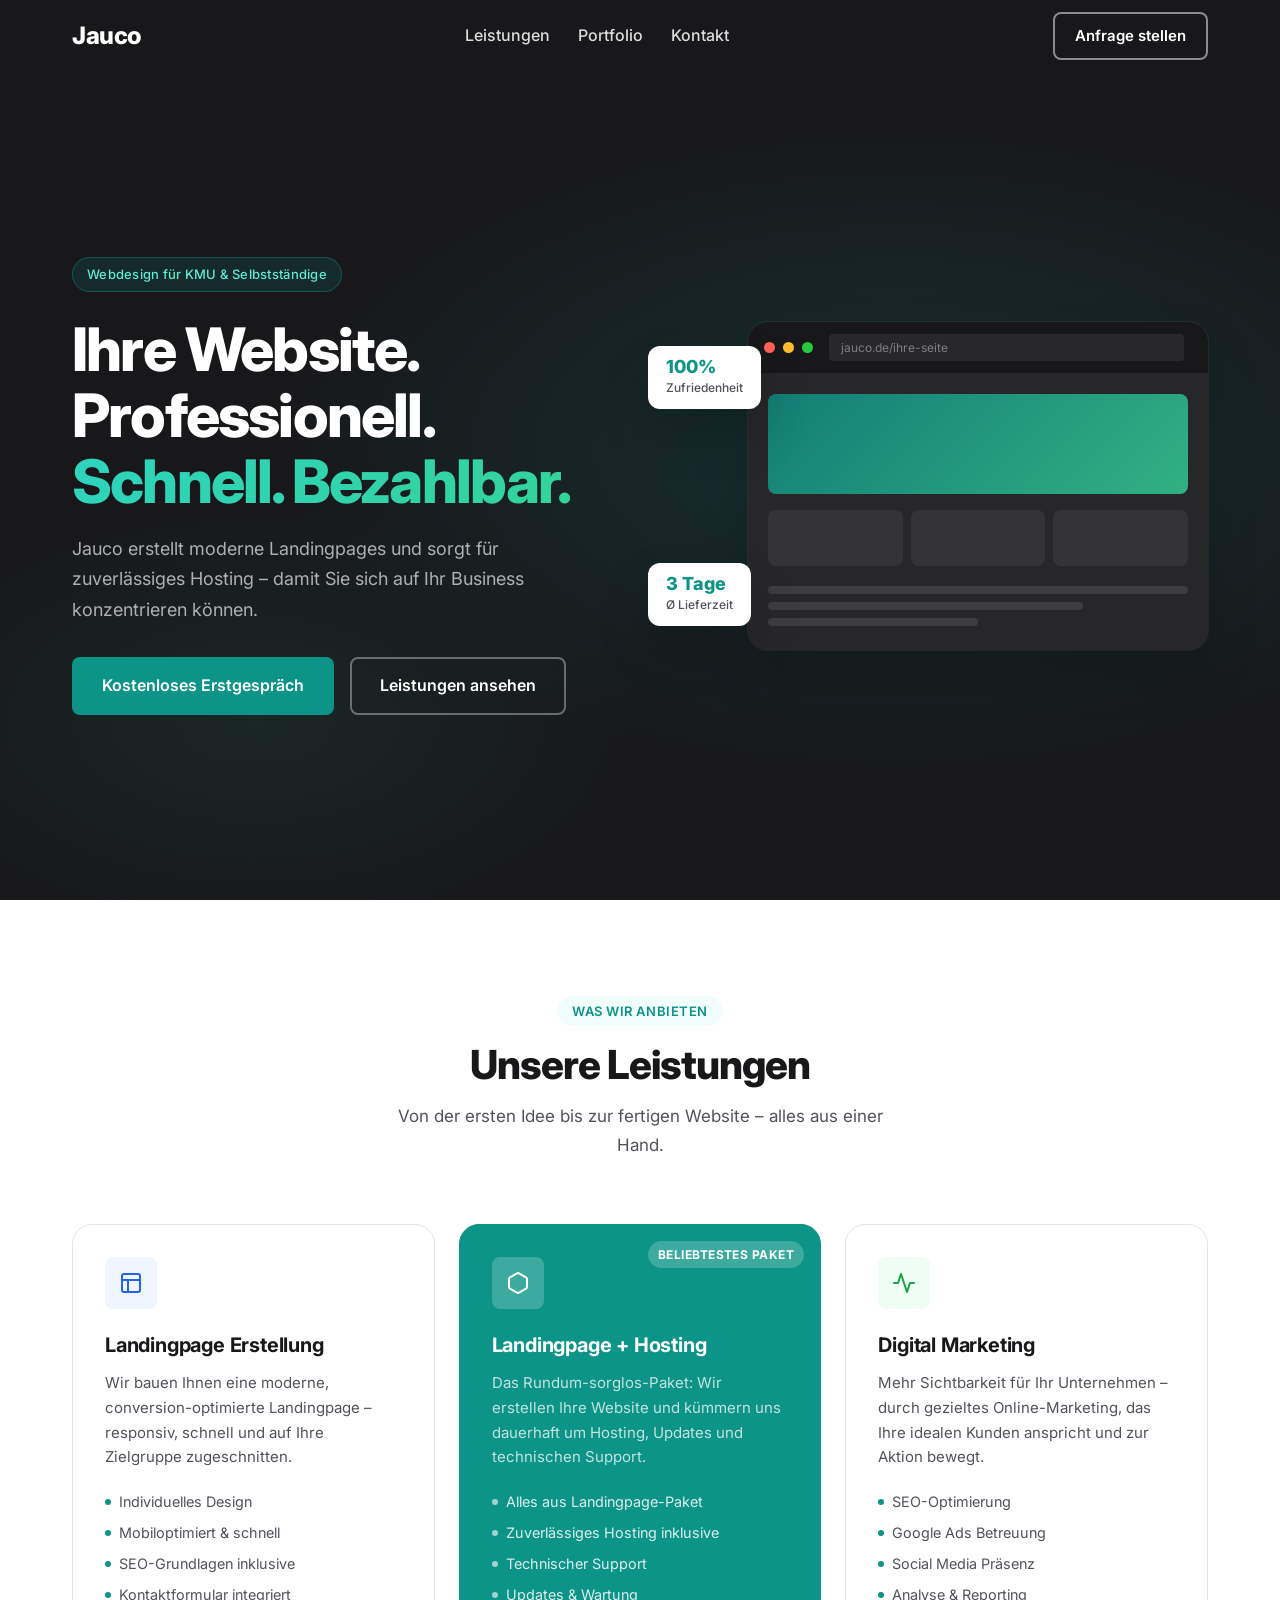
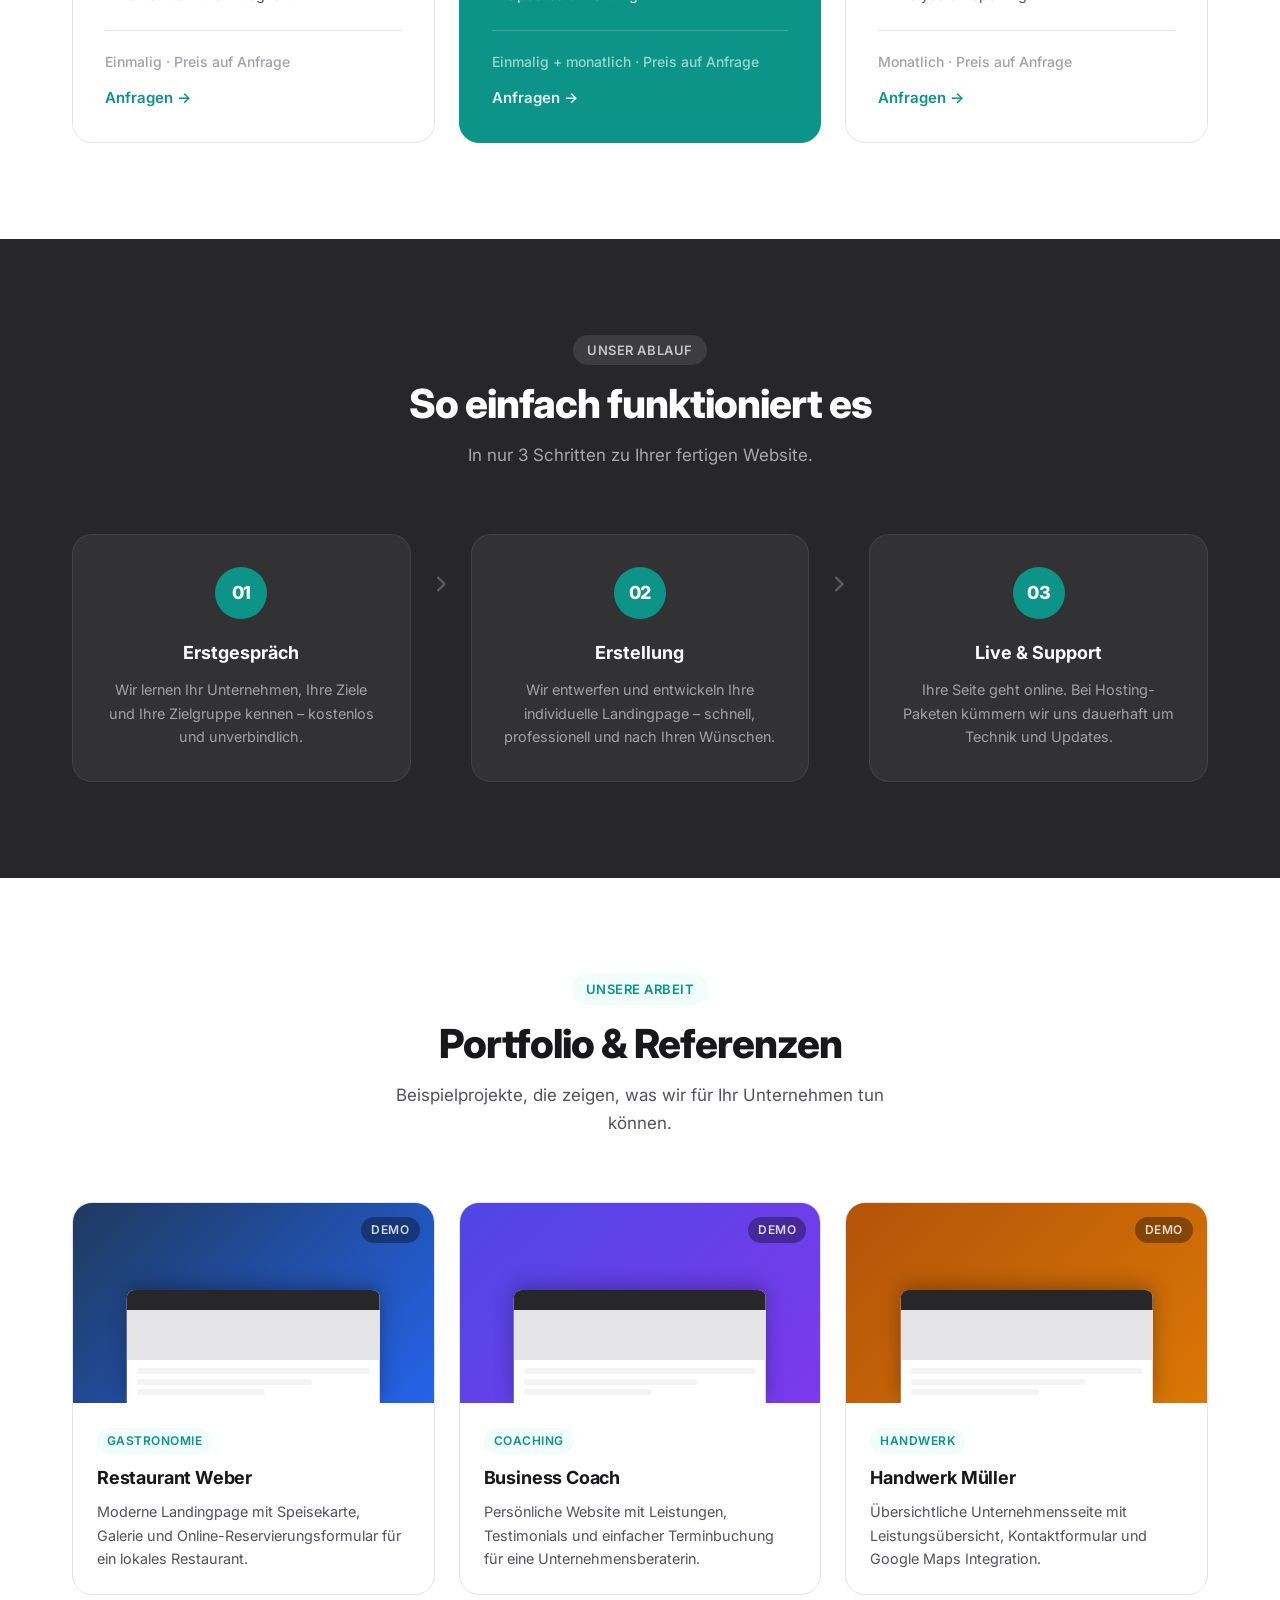
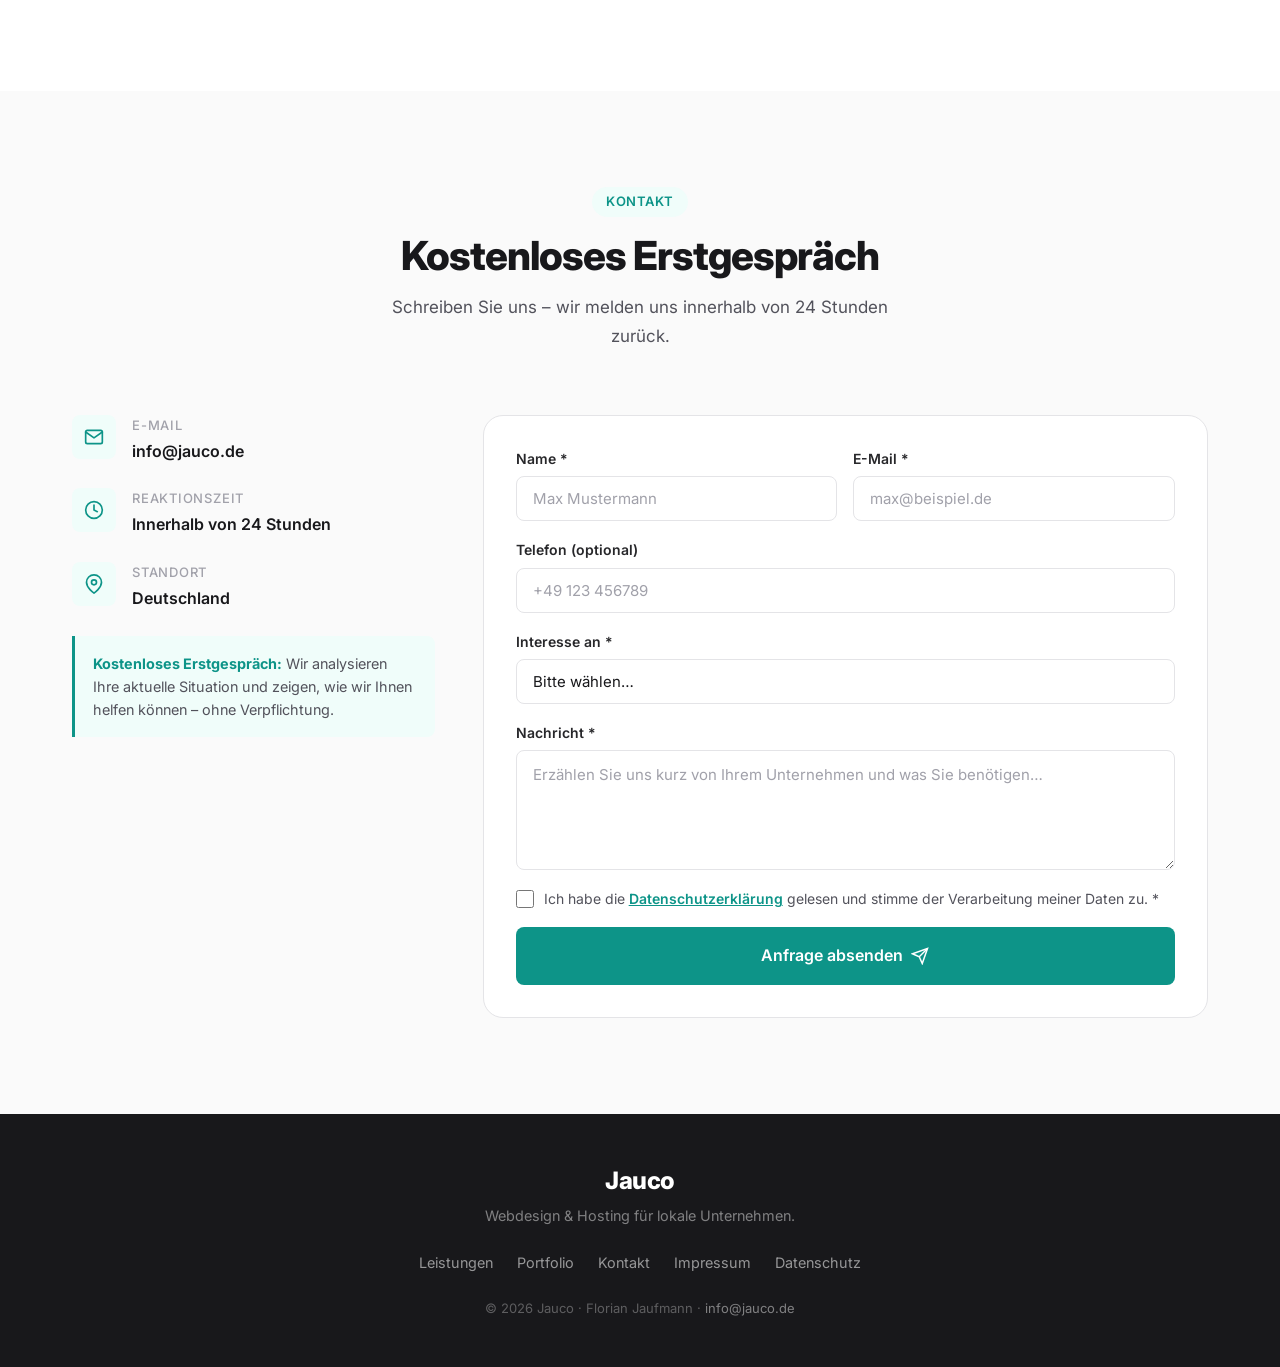
<file: index.html>
<!DOCTYPE html>
<html lang="de">
<head>
    <meta charset="UTF-8">
    <meta name="viewport" content="width=device-width, initial-scale=1.0">
    <title>Jauco – Webdesign & Hosting für lokale Unternehmen</title>
    <meta name="description" content="Professionelle Landingpages, zuverlässiges Hosting und Digital Marketing für KMU, Coaches und Selbstständige in Deutschland. Jetzt kostenloses Erstgespräch sichern.">
    <meta name="author" content="Florian Jaufmann – Jauco">
    <link rel="icon" type="image/svg+xml" href="favicon.svg">
    <link rel="preconnect" href="https://fonts.googleapis.com">
    <link rel="preconnect" href="https://fonts.gstatic.com" crossorigin>
    <link href="https://fonts.googleapis.com/css2?family=Inter:wght@400;500;600;700;800&display=swap" rel="stylesheet">
    <link rel="stylesheet" href="styles.css">
</head>
<body>

    <!-- ===================== NAVIGATION ===================== -->
    <header class="header" id="header">
        <nav class="nav container">
            <a href="#" class="nav__logo">Jauco</a>
            <ul class="nav__links" id="navLinks">
                <li><a href="#leistungen" class="nav__link">Leistungen</a></li>
                <li><a href="#portfolio" class="nav__link">Portfolio</a></li>
                <li><a href="#kontakt" class="nav__link">Kontakt</a></li>
            </ul>
            <a href="#kontakt" class="btn btn--primary nav__cta">Anfrage stellen</a>
            <button class="nav__burger" id="burger" aria-label="Menü öffnen" aria-expanded="false">
                <span></span>
                <span></span>
                <span></span>
            </button>
        </nav>
    </header>

    <!-- Mobile Menu -->
    <div class="mobile-menu" id="mobileMenu" aria-hidden="true">
        <ul class="mobile-menu__links">
            <li><a href="#leistungen" class="mobile-menu__link">Leistungen</a></li>
            <li><a href="#portfolio" class="mobile-menu__link">Portfolio</a></li>
            <li><a href="#kontakt" class="mobile-menu__link">Kontakt</a></li>
        </ul>
        <a href="#kontakt" class="btn btn--primary">Anfrage stellen</a>
    </div>

    <main>

        <!-- ===================== HERO ===================== -->
        <section class="hero" id="hero">
            <div class="container hero__inner">
                <div class="hero__content">
                    <span class="hero__badge">Webdesign für KMU &amp; Selbstständige</span>
                    <h1 class="hero__title">
                        Ihre Website.<br>
                        Professionell.<br>
                        <span class="hero__title-accent">Schnell. Bezahlbar.</span>
                    </h1>
                    <p class="hero__subtitle">
                        Jauco erstellt moderne Landingpages und sorgt für zuverlässiges Hosting –
                        damit Sie sich auf Ihr Business konzentrieren können.
                    </p>
                    <div class="hero__actions">
                        <a href="#kontakt" class="btn btn--primary btn--lg">
                            Kostenloses Erstgespräch
                        </a>
                        <a href="#leistungen" class="btn btn--ghost btn--lg">
                            Leistungen ansehen
                        </a>
                    </div>
                </div>

                <div class="hero__visual" aria-hidden="true">
                    <div class="hero__browser">
                        <div class="hero__browser-bar">
                            <span class="hero__dot hero__dot--red"></span>
                            <span class="hero__dot hero__dot--yellow"></span>
                            <span class="hero__dot hero__dot--green"></span>
                            <div class="hero__url-bar">jauco.de/ihre-seite</div>
                        </div>
                        <div class="hero__browser-body">
                            <div class="hero__mock-hero"></div>
                            <div class="hero__mock-row">
                                <div class="hero__mock-card"></div>
                                <div class="hero__mock-card"></div>
                                <div class="hero__mock-card"></div>
                            </div>
                            <div class="hero__mock-text-block">
                                <div class="hero__mock-line hero__mock-line--wide"></div>
                                <div class="hero__mock-line hero__mock-line--medium"></div>
                                <div class="hero__mock-line hero__mock-line--short"></div>
                            </div>
                        </div>
                    </div>
                    <div class="hero__stat hero__stat--1">
                        <span class="hero__stat-num">3 Tage</span>
                        <span class="hero__stat-label">Ø Lieferzeit</span>
                    </div>
                    <div class="hero__stat hero__stat--2">
                        <span class="hero__stat-num">100%</span>
                        <span class="hero__stat-label">Zufriedenheit</span>
                    </div>
                </div>
            </div>
            <div class="hero__bg" aria-hidden="true"></div>
        </section>

        <!-- ===================== LEISTUNGEN ===================== -->
        <section class="section" id="leistungen">
            <div class="container">
                <div class="section__header">
                    <span class="section__tag">Was wir anbieten</span>
                    <h2 class="section__title">Unsere Leistungen</h2>
                    <p class="section__subtitle">Von der ersten Idee bis zur fertigen Website – alles aus einer Hand.</p>
                </div>
                <div class="services__grid">

                    <div class="service-card fade-in">
                        <div class="service-card__icon" style="--icon-bg:#EFF6FF;--icon-color:#2563EB;">
                            <svg xmlns="http://www.w3.org/2000/svg" viewBox="0 0 24 24" fill="none" stroke="currentColor" stroke-width="2" stroke-linecap="round" stroke-linejoin="round">
                                <rect x="3" y="3" width="18" height="18" rx="2"/>
                                <path d="M3 9h18M9 21V9"/>
                            </svg>
                        </div>
                        <h3 class="service-card__title">Landingpage Erstellung</h3>
                        <p class="service-card__text">Wir bauen Ihnen eine moderne, conversion-optimierte Landingpage – responsiv, schnell und auf Ihre Zielgruppe zugeschnitten.</p>
                        <ul class="service-card__list">
                            <li>Individuelles Design</li>
                            <li>Mobiloptimiert &amp; schnell</li>
                            <li>SEO-Grundlagen inklusive</li>
                            <li>Kontaktformular integriert</li>
                        </ul>
                        <div class="service-card__footer">
                            <span class="service-card__price">Einmalig · Preis auf Anfrage</span>
                            <a href="#kontakt" class="service-card__cta">Anfragen →</a>
                        </div>
                    </div>

                    <div class="service-card service-card--featured fade-in">
                        <span class="service-card__badge">Beliebtestes Paket</span>
                        <div class="service-card__icon" style="--icon-bg:rgba(255,255,255,0.2);--icon-color:#fff;">
                            <svg xmlns="http://www.w3.org/2000/svg" viewBox="0 0 24 24" fill="none" stroke="currentColor" stroke-width="2" stroke-linecap="round" stroke-linejoin="round">
                                <path d="M21 16V8a2 2 0 0 0-1-1.73l-7-4a2 2 0 0 0-2 0l-7 4A2 2 0 0 0 3 8v8a2 2 0 0 0 1 1.73l7 4a2 2 0 0 0 2 0l7-4A2 2 0 0 0 21 16z"/>
                            </svg>
                        </div>
                        <h3 class="service-card__title">Landingpage + Hosting</h3>
                        <p class="service-card__text">Das Rundum-sorglos-Paket: Wir erstellen Ihre Website und kümmern uns dauerhaft um Hosting, Updates und technischen Support.</p>
                        <ul class="service-card__list">
                            <li>Alles aus Landingpage-Paket</li>
                            <li>Zuverlässiges Hosting inklusive</li>
                            <li>Technischer Support</li>
                            <li>Updates &amp; Wartung</li>
                        </ul>
                        <div class="service-card__footer">
                            <span class="service-card__price">Einmalig + monatlich · Preis auf Anfrage</span>
                            <a href="#kontakt" class="service-card__cta service-card__cta--light">Anfragen →</a>
                        </div>
                    </div>

                    <div class="service-card fade-in">
                        <div class="service-card__icon" style="--icon-bg:#F0FDF4;--icon-color:#16A34A;">
                            <svg xmlns="http://www.w3.org/2000/svg" viewBox="0 0 24 24" fill="none" stroke="currentColor" stroke-width="2" stroke-linecap="round" stroke-linejoin="round">
                                <polyline points="22 12 18 12 15 21 9 3 6 12 2 12"/>
                            </svg>
                        </div>
                        <h3 class="service-card__title">Digital Marketing</h3>
                        <p class="service-card__text">Mehr Sichtbarkeit für Ihr Unternehmen – durch gezieltes Online-Marketing, das Ihre idealen Kunden anspricht und zur Aktion bewegt.</p>
                        <ul class="service-card__list">
                            <li>SEO-Optimierung</li>
                            <li>Google Ads Betreuung</li>
                            <li>Social Media Präsenz</li>
                            <li>Analyse &amp; Reporting</li>
                        </ul>
                        <div class="service-card__footer">
                            <span class="service-card__price">Monatlich · Preis auf Anfrage</span>
                            <a href="#kontakt" class="service-card__cta">Anfragen →</a>
                        </div>
                    </div>

                </div>
            </div>
        </section>

        <!-- ===================== WIE ES FUNKTIONIERT ===================== -->
        <section class="section section--dark" id="prozess">
            <div class="container">
                <div class="section__header">
                    <span class="section__tag section__tag--light">Unser Ablauf</span>
                    <h2 class="section__title section__title--light">So einfach funktioniert es</h2>
                    <p class="section__subtitle section__subtitle--light">In nur 3 Schritten zu Ihrer fertigen Website.</p>
                </div>
                <div class="steps">
                    <div class="step fade-in">
                        <div class="step__number">01</div>
                        <h3 class="step__title">Erstgespräch</h3>
                        <p class="step__text">Wir lernen Ihr Unternehmen, Ihre Ziele und Ihre Zielgruppe kennen – kostenlos und unverbindlich.</p>
                    </div>
                    <div class="step__arrow" aria-hidden="true">
                        <svg xmlns="http://www.w3.org/2000/svg" viewBox="0 0 24 24" fill="none" stroke="currentColor" stroke-width="2">
                            <polyline points="9 18 15 12 9 6"/>
                        </svg>
                    </div>
                    <div class="step fade-in">
                        <div class="step__number">02</div>
                        <h3 class="step__title">Erstellung</h3>
                        <p class="step__text">Wir entwerfen und entwickeln Ihre individuelle Landingpage – schnell, professionell und nach Ihren Wünschen.</p>
                    </div>
                    <div class="step__arrow" aria-hidden="true">
                        <svg xmlns="http://www.w3.org/2000/svg" viewBox="0 0 24 24" fill="none" stroke="currentColor" stroke-width="2">
                            <polyline points="9 18 15 12 9 6"/>
                        </svg>
                    </div>
                    <div class="step fade-in">
                        <div class="step__number">03</div>
                        <h3 class="step__title">Live &amp; Support</h3>
                        <p class="step__text">Ihre Seite geht online. Bei Hosting-Paketen kümmern wir uns dauerhaft um Technik und Updates.</p>
                    </div>
                </div>
            </div>
        </section>

        <!-- ===================== PORTFOLIO ===================== -->
        <section class="section" id="portfolio">
            <div class="container">
                <div class="section__header">
                    <span class="section__tag">Unsere Arbeit</span>
                    <h2 class="section__title">Portfolio &amp; Referenzen</h2>
                    <p class="section__subtitle">Beispielprojekte, die zeigen, was wir für Ihr Unternehmen tun können.</p>
                </div>
                <div class="portfolio__grid">

                    <div class="portfolio-card fade-in">
                        <div class="portfolio-card__image portfolio-card__image--1">
                            <span class="portfolio-card__demo">Demo</span>
                            <div class="portfolio-card__mock">
                                <div class="portfolio-card__mock-bar"></div>
                                <div class="portfolio-card__mock-hero"></div>
                                <div class="portfolio-card__mock-lines">
                                    <div></div><div></div><div></div>
                                </div>
                            </div>
                        </div>
                        <div class="portfolio-card__content">
                            <span class="portfolio-card__tag">Gastronomie</span>
                            <h3 class="portfolio-card__title">Restaurant Weber</h3>
                            <p class="portfolio-card__text">Moderne Landingpage mit Speisekarte, Galerie und Online-Reservierungsformular für ein lokales Restaurant.</p>
                        </div>
                    </div>

                    <div class="portfolio-card fade-in">
                        <div class="portfolio-card__image portfolio-card__image--2">
                            <span class="portfolio-card__demo">Demo</span>
                            <div class="portfolio-card__mock">
                                <div class="portfolio-card__mock-bar"></div>
                                <div class="portfolio-card__mock-hero"></div>
                                <div class="portfolio-card__mock-lines">
                                    <div></div><div></div><div></div>
                                </div>
                            </div>
                        </div>
                        <div class="portfolio-card__content">
                            <span class="portfolio-card__tag">Coaching</span>
                            <h3 class="portfolio-card__title">Business Coach</h3>
                            <p class="portfolio-card__text">Persönliche Website mit Leistungen, Testimonials und einfacher Terminbuchung für eine Unternehmensberaterin.</p>
                        </div>
                    </div>

                    <div class="portfolio-card fade-in">
                        <div class="portfolio-card__image portfolio-card__image--3">
                            <span class="portfolio-card__demo">Demo</span>
                            <div class="portfolio-card__mock">
                                <div class="portfolio-card__mock-bar"></div>
                                <div class="portfolio-card__mock-hero"></div>
                                <div class="portfolio-card__mock-lines">
                                    <div></div><div></div><div></div>
                                </div>
                            </div>
                        </div>
                        <div class="portfolio-card__content">
                            <span class="portfolio-card__tag">Handwerk</span>
                            <h3 class="portfolio-card__title">Handwerk Müller</h3>
                            <p class="portfolio-card__text">Übersichtliche Unternehmensseite mit Leistungsübersicht, Kontaktformular und Google Maps Integration.</p>
                        </div>
                    </div>

                </div>
            </div>
        </section>

        <!-- ===================== KONTAKT ===================== -->
        <section class="section section--gray" id="kontakt">
            <div class="container">
                <div class="section__header">
                    <span class="section__tag">Kontakt</span>
                    <h2 class="section__title">Kostenloses Erstgespräch</h2>
                    <p class="section__subtitle">Schreiben Sie uns – wir melden uns innerhalb von 24 Stunden zurück.</p>
                </div>
                <div class="contact__wrapper">
                    <div class="contact__info">
                        <div class="contact__item">
                            <div class="contact__icon">
                                <svg xmlns="http://www.w3.org/2000/svg" viewBox="0 0 24 24" fill="none" stroke="currentColor" stroke-width="2" stroke-linecap="round" stroke-linejoin="round">
                                    <path d="M4 4h16c1.1 0 2 .9 2 2v12c0 1.1-.9 2-2 2H4c-1.1 0-2-.9-2-2V6c0-1.1.9-2 2-2z"/>
                                    <polyline points="22,6 12,13 2,6"/>
                                </svg>
                            </div>
                            <div>
                                <p class="contact__label">E-Mail</p>
                                <a href="mailto:info@jauco.de" class="contact__value">info@jauco.de</a>
                            </div>
                        </div>
                        <div class="contact__item">
                            <div class="contact__icon">
                                <svg xmlns="http://www.w3.org/2000/svg" viewBox="0 0 24 24" fill="none" stroke="currentColor" stroke-width="2" stroke-linecap="round" stroke-linejoin="round">
                                    <circle cx="12" cy="12" r="10"/>
                                    <polyline points="12 6 12 12 16 14"/>
                                </svg>
                            </div>
                            <div>
                                <p class="contact__label">Reaktionszeit</p>
                                <p class="contact__value">Innerhalb von 24 Stunden</p>
                            </div>
                        </div>
                        <div class="contact__item">
                            <div class="contact__icon">
                                <svg xmlns="http://www.w3.org/2000/svg" viewBox="0 0 24 24" fill="none" stroke="currentColor" stroke-width="2" stroke-linecap="round" stroke-linejoin="round">
                                    <path d="M21 10c0 7-9 13-9 13s-9-6-9-13a9 9 0 0 1 18 0z"/>
                                    <circle cx="12" cy="10" r="3"/>
                                </svg>
                            </div>
                            <div>
                                <p class="contact__label">Standort</p>
                                <p class="contact__value">Deutschland</p>
                            </div>
                        </div>
                        <div class="contact__note">
                            <strong>Kostenloses Erstgespräch:</strong> Wir analysieren Ihre aktuelle Situation und zeigen, wie wir Ihnen helfen können – ohne Verpflichtung.
                        </div>
                    </div>

                    <form class="contact__form" id="contactForm"
                          action="https://api.web3forms.com/submit" method="POST">
                        <!-- Ersetze DEIN_ACCESS_KEY mit deinem Web3Forms-Schlüssel von web3forms.com -->
                        <input type="hidden" name="access_key" value="7ca9ce5c-13b8-4fba-9903-d3a773ca2d85">
                        <input type="hidden" name="subject" value="Neue Anfrage über jauco.de">
                        <input type="hidden" name="from_name" value="Jauco Website">
                        <input type="checkbox" name="botcheck" style="display:none" tabindex="-1">

                        <div class="form__row">
                            <div class="form__group">
                                <label for="name" class="form__label">Name *</label>
                                <input type="text" id="name" name="name" class="form__input"
                                       placeholder="Max Mustermann" required>
                            </div>
                            <div class="form__group">
                                <label for="email" class="form__label">E-Mail *</label>
                                <input type="email" id="email" name="email" class="form__input"
                                       placeholder="max@beispiel.de" required>
                            </div>
                        </div>

                        <div class="form__group">
                            <label for="phone" class="form__label">Telefon (optional)</label>
                            <input type="tel" id="phone" name="phone" class="form__input"
                                   placeholder="+49 123 456789">
                        </div>

                        <div class="form__group">
                            <label for="service" class="form__label">Interesse an *</label>
                            <select id="service" name="service" class="form__input form__select" required>
                                <option value="" disabled selected>Bitte wählen…</option>
                                <option value="Landingpage">Landingpage Erstellung</option>
                                <option value="Landingpage + Hosting">Landingpage + Hosting</option>
                                <option value="Digital Marketing">Digital Marketing</option>
                                <option value="Sonstiges">Sonstiges / Beratung</option>
                            </select>
                        </div>

                        <div class="form__group">
                            <label for="message" class="form__label">Nachricht *</label>
                            <textarea id="message" name="message" class="form__input form__textarea"
                                      placeholder="Erzählen Sie uns kurz von Ihrem Unternehmen und was Sie benötigen…"
                                      required></textarea>
                        </div>

                        <div class="form__group form__group--checkbox">
                            <input type="checkbox" id="dsgvo" name="dsgvo" required>
                            <label for="dsgvo" class="form__label-checkbox">
                                Ich habe die <a href="datenschutz.html" class="form__link">Datenschutzerklärung</a>
                                gelesen und stimme der Verarbeitung meiner Daten zu. *
                            </label>
                        </div>

                        <button type="submit" class="btn btn--primary btn--lg btn--full" id="submitBtn">
                            <span id="btnText">Anfrage absenden</span>
                            <svg xmlns="http://www.w3.org/2000/svg" viewBox="0 0 24 24" fill="none"
                                 stroke="currentColor" stroke-width="2" width="18" height="18">
                                <line x1="22" y1="2" x2="11" y2="13"/>
                                <polygon points="22 2 15 22 11 13 2 9 22 2"/>
                            </svg>
                        </button>

                        <div class="form__success" id="formSuccess">
                            <svg xmlns="http://www.w3.org/2000/svg" viewBox="0 0 24 24" fill="none"
                                 stroke="currentColor" stroke-width="2.5" width="22" height="22">
                                <polyline points="20 6 9 17 4 12"/>
                            </svg>
                            Vielen Dank! Wir melden uns bald bei Ihnen.
                        </div>
                    </form>
                </div>
            </div>
        </section>

    </main>

    <!-- ===================== FOOTER ===================== -->
    <footer class="footer">
        <div class="container footer__inner">
            <div class="footer__brand">
                <a href="#" class="footer__logo">Jauco</a>
                <p class="footer__tagline">Webdesign &amp; Hosting für lokale Unternehmen.</p>
            </div>
            <nav class="footer__links" aria-label="Footer Navigation">
                <a href="#leistungen" class="footer__link">Leistungen</a>
                <a href="#portfolio" class="footer__link">Portfolio</a>
                <a href="#kontakt" class="footer__link">Kontakt</a>
                <a href="impressum.html" class="footer__link">Impressum</a>
                <a href="datenschutz.html" class="footer__link">Datenschutz</a>
            </nav>
            <p class="footer__copy">&copy; 2026 Jauco &middot; Florian Jaufmann &middot; <a href="mailto:info@jauco.de">info@jauco.de</a></p>
        </div>
    </footer>

    <script src="script.js"></script>
</body>
</html>
</file>
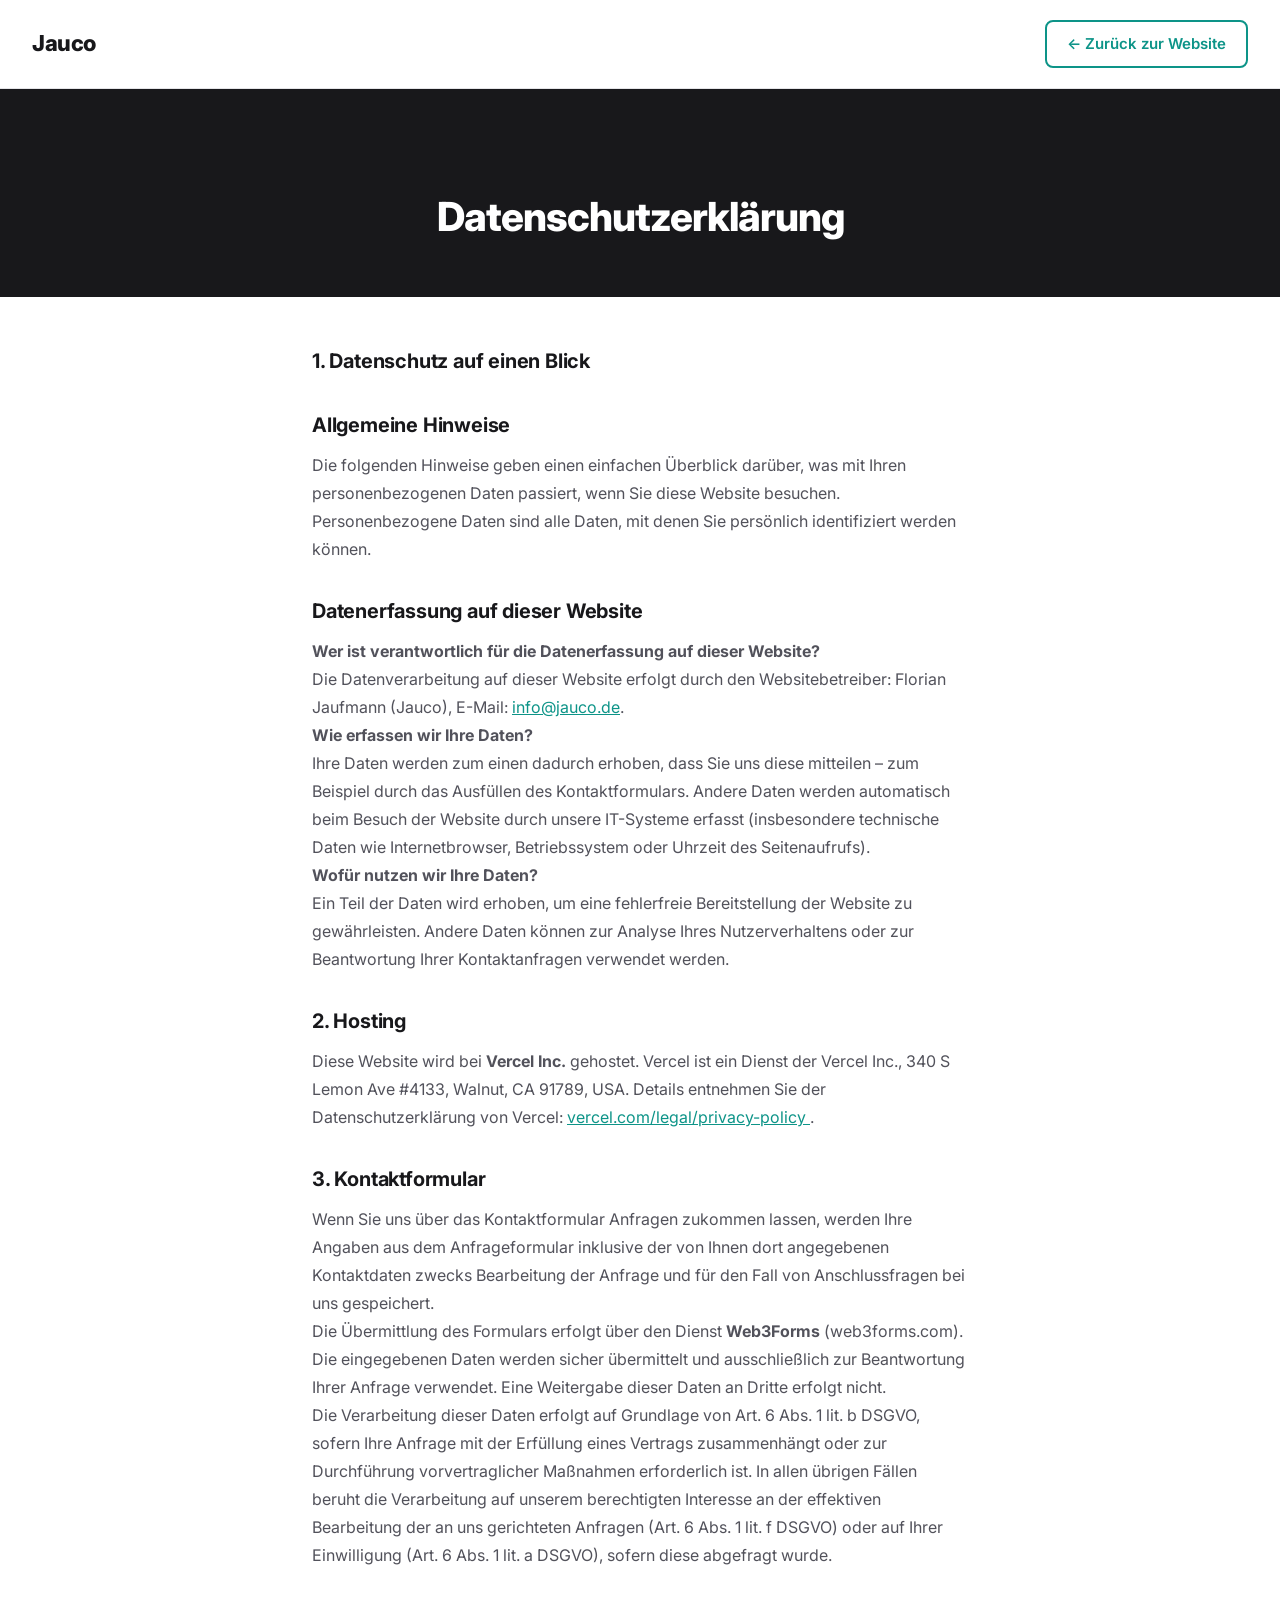
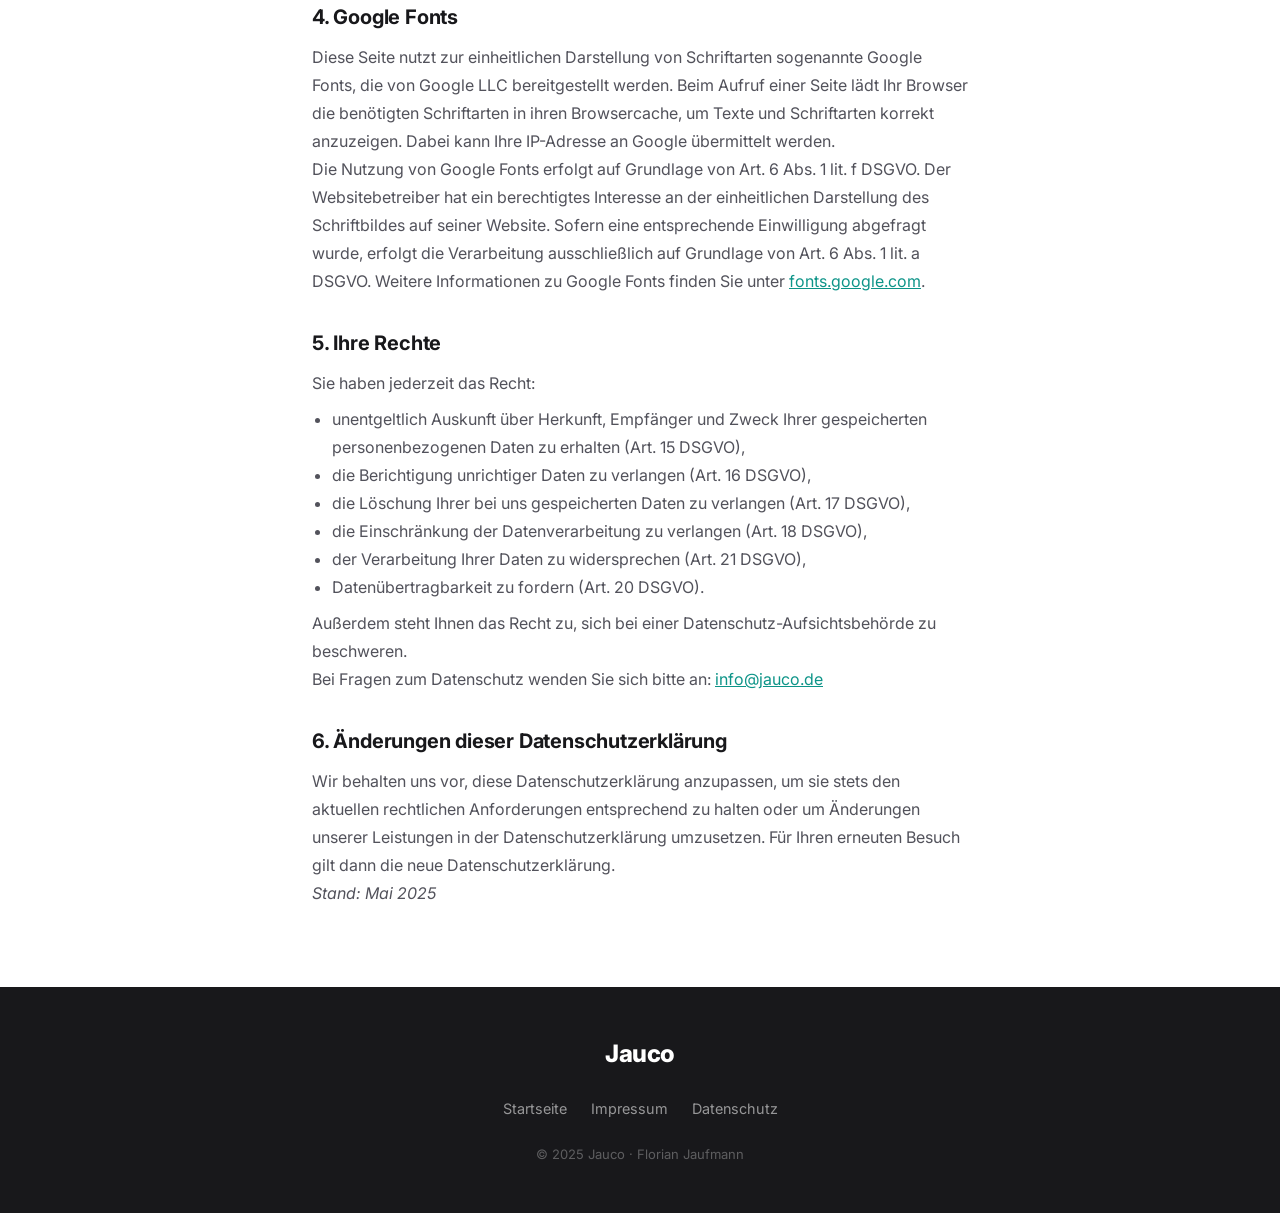
<file: datenschutz.html>
<!DOCTYPE html>
<html lang="de">
<head>
    <meta charset="UTF-8">
    <meta name="viewport" content="width=device-width, initial-scale=1.0">
    <title>Datenschutzerklärung – Jauco</title>
    <meta name="robots" content="noindex">
    <link rel="icon" type="image/svg+xml" href="favicon.svg">
    <link rel="preconnect" href="https://fonts.googleapis.com">
    <link rel="preconnect" href="https://fonts.gstatic.com" crossorigin>
    <link href="https://fonts.googleapis.com/css2?family=Inter:wght@400;500;600;700;800&display=swap" rel="stylesheet">
    <link rel="stylesheet" href="styles.css">
</head>
<body>

    <nav class="page-nav">
        <a href="index.html" class="nav__logo">Jauco</a>
        <a href="index.html" class="btn btn--outline">← Zurück zur Website</a>
    </nav>

    <div class="page-header">
        <div class="container">
            <h1 class="page-header__title">Datenschutzerklärung</h1>
        </div>
    </div>

    <div class="page-content container">

        <h2>1. Datenschutz auf einen Blick</h2>

        <h2>Allgemeine Hinweise</h2>
        <p>
            Die folgenden Hinweise geben einen einfachen Überblick darüber, was mit Ihren
            personenbezogenen Daten passiert, wenn Sie diese Website besuchen. Personenbezogene Daten
            sind alle Daten, mit denen Sie persönlich identifiziert werden können.
        </p>

        <h2>Datenerfassung auf dieser Website</h2>
        <p>
            <strong>Wer ist verantwortlich für die Datenerfassung auf dieser Website?</strong><br>
            Die Datenverarbeitung auf dieser Website erfolgt durch den Websitebetreiber:
            Florian Jaufmann (Jauco), E-Mail: <a href="mailto:info@jauco.de">info@jauco.de</a>.
        </p>
        <p>
            <strong>Wie erfassen wir Ihre Daten?</strong><br>
            Ihre Daten werden zum einen dadurch erhoben, dass Sie uns diese mitteilen – zum Beispiel
            durch das Ausfüllen des Kontaktformulars. Andere Daten werden automatisch beim Besuch
            der Website durch unsere IT-Systeme erfasst (insbesondere technische Daten wie
            Internetbrowser, Betriebssystem oder Uhrzeit des Seitenaufrufs).
        </p>
        <p>
            <strong>Wofür nutzen wir Ihre Daten?</strong><br>
            Ein Teil der Daten wird erhoben, um eine fehlerfreie Bereitstellung der Website zu
            gewährleisten. Andere Daten können zur Analyse Ihres Nutzerverhaltens oder zur
            Beantwortung Ihrer Kontaktanfragen verwendet werden.
        </p>

        <h2>2. Hosting</h2>
        <p>
            Diese Website wird bei <strong>Vercel Inc.</strong> gehostet. Vercel ist ein Dienst der
            Vercel Inc., 340 S Lemon Ave #4133, Walnut, CA 91789, USA. Details entnehmen Sie der
            Datenschutzerklärung von Vercel:
            <a href="https://vercel.com/legal/privacy-policy" target="_blank" rel="noopener">
                vercel.com/legal/privacy-policy
            </a>.
        </p>

        <h2>3. Kontaktformular</h2>
        <p>
            Wenn Sie uns über das Kontaktformular Anfragen zukommen lassen, werden Ihre Angaben aus
            dem Anfrageformular inklusive der von Ihnen dort angegebenen Kontaktdaten zwecks
            Bearbeitung der Anfrage und für den Fall von Anschlussfragen bei uns gespeichert.
        </p>
        <p>
            Die Übermittlung des Formulars erfolgt über den Dienst <strong>Web3Forms</strong>
            (web3forms.com). Die eingegebenen Daten werden sicher übermittelt und ausschließlich zur
            Beantwortung Ihrer Anfrage verwendet. Eine Weitergabe dieser Daten an Dritte erfolgt nicht.
        </p>
        <p>
            Die Verarbeitung dieser Daten erfolgt auf Grundlage von Art. 6 Abs. 1 lit. b DSGVO,
            sofern Ihre Anfrage mit der Erfüllung eines Vertrags zusammenhängt oder zur Durchführung
            vorvertraglicher Maßnahmen erforderlich ist. In allen übrigen Fällen beruht die
            Verarbeitung auf unserem berechtigten Interesse an der effektiven Bearbeitung der an uns
            gerichteten Anfragen (Art. 6 Abs. 1 lit. f DSGVO) oder auf Ihrer Einwilligung
            (Art. 6 Abs. 1 lit. a DSGVO), sofern diese abgefragt wurde.
        </p>

        <h2>4. Google Fonts</h2>
        <p>
            Diese Seite nutzt zur einheitlichen Darstellung von Schriftarten sogenannte Google Fonts,
            die von Google LLC bereitgestellt werden. Beim Aufruf einer Seite lädt Ihr Browser die
            benötigten Schriftarten in ihren Browsercache, um Texte und Schriftarten korrekt
            anzuzeigen. Dabei kann Ihre IP-Adresse an Google übermittelt werden.
        </p>
        <p>
            Die Nutzung von Google Fonts erfolgt auf Grundlage von Art. 6 Abs. 1 lit. f DSGVO.
            Der Websitebetreiber hat ein berechtigtes Interesse an der einheitlichen Darstellung
            des Schriftbildes auf seiner Website. Sofern eine entsprechende Einwilligung abgefragt
            wurde, erfolgt die Verarbeitung ausschließlich auf Grundlage von Art. 6 Abs. 1 lit. a DSGVO.
            Weitere Informationen zu Google Fonts finden Sie unter
            <a href="https://fonts.google.com" target="_blank" rel="noopener">fonts.google.com</a>.
        </p>

        <h2>5. Ihre Rechte</h2>
        <p>Sie haben jederzeit das Recht:</p>
        <ul>
            <li>unentgeltlich Auskunft über Herkunft, Empfänger und Zweck Ihrer gespeicherten personenbezogenen Daten zu erhalten (Art. 15 DSGVO),</li>
            <li>die Berichtigung unrichtiger Daten zu verlangen (Art. 16 DSGVO),</li>
            <li>die Löschung Ihrer bei uns gespeicherten Daten zu verlangen (Art. 17 DSGVO),</li>
            <li>die Einschränkung der Datenverarbeitung zu verlangen (Art. 18 DSGVO),</li>
            <li>der Verarbeitung Ihrer Daten zu widersprechen (Art. 21 DSGVO),</li>
            <li>Datenübertragbarkeit zu fordern (Art. 20 DSGVO).</li>
        </ul>
        <p>
            Außerdem steht Ihnen das Recht zu, sich bei einer Datenschutz-Aufsichtsbehörde zu beschweren.
        </p>
        <p>
            Bei Fragen zum Datenschutz wenden Sie sich bitte an:
            <a href="mailto:info@jauco.de">info@jauco.de</a>
        </p>

        <h2>6. Änderungen dieser Datenschutzerklärung</h2>
        <p>
            Wir behalten uns vor, diese Datenschutzerklärung anzupassen, um sie stets den aktuellen
            rechtlichen Anforderungen entsprechend zu halten oder um Änderungen unserer Leistungen
            in der Datenschutzerklärung umzusetzen. Für Ihren erneuten Besuch gilt dann die neue
            Datenschutzerklärung.
        </p>

        <p><em>Stand: Mai 2025</em></p>

    </div>

    <footer class="footer">
        <div class="container footer__inner">
            <a href="index.html" class="footer__logo">Jauco</a>
            <nav class="footer__links">
                <a href="index.html" class="footer__link">Startseite</a>
                <a href="impressum.html" class="footer__link">Impressum</a>
                <a href="datenschutz.html" class="footer__link">Datenschutz</a>
            </nav>
            <p class="footer__copy">&copy; 2025 Jauco &middot; Florian Jaufmann</p>
        </div>
    </footer>

</body>
</html>
</file>
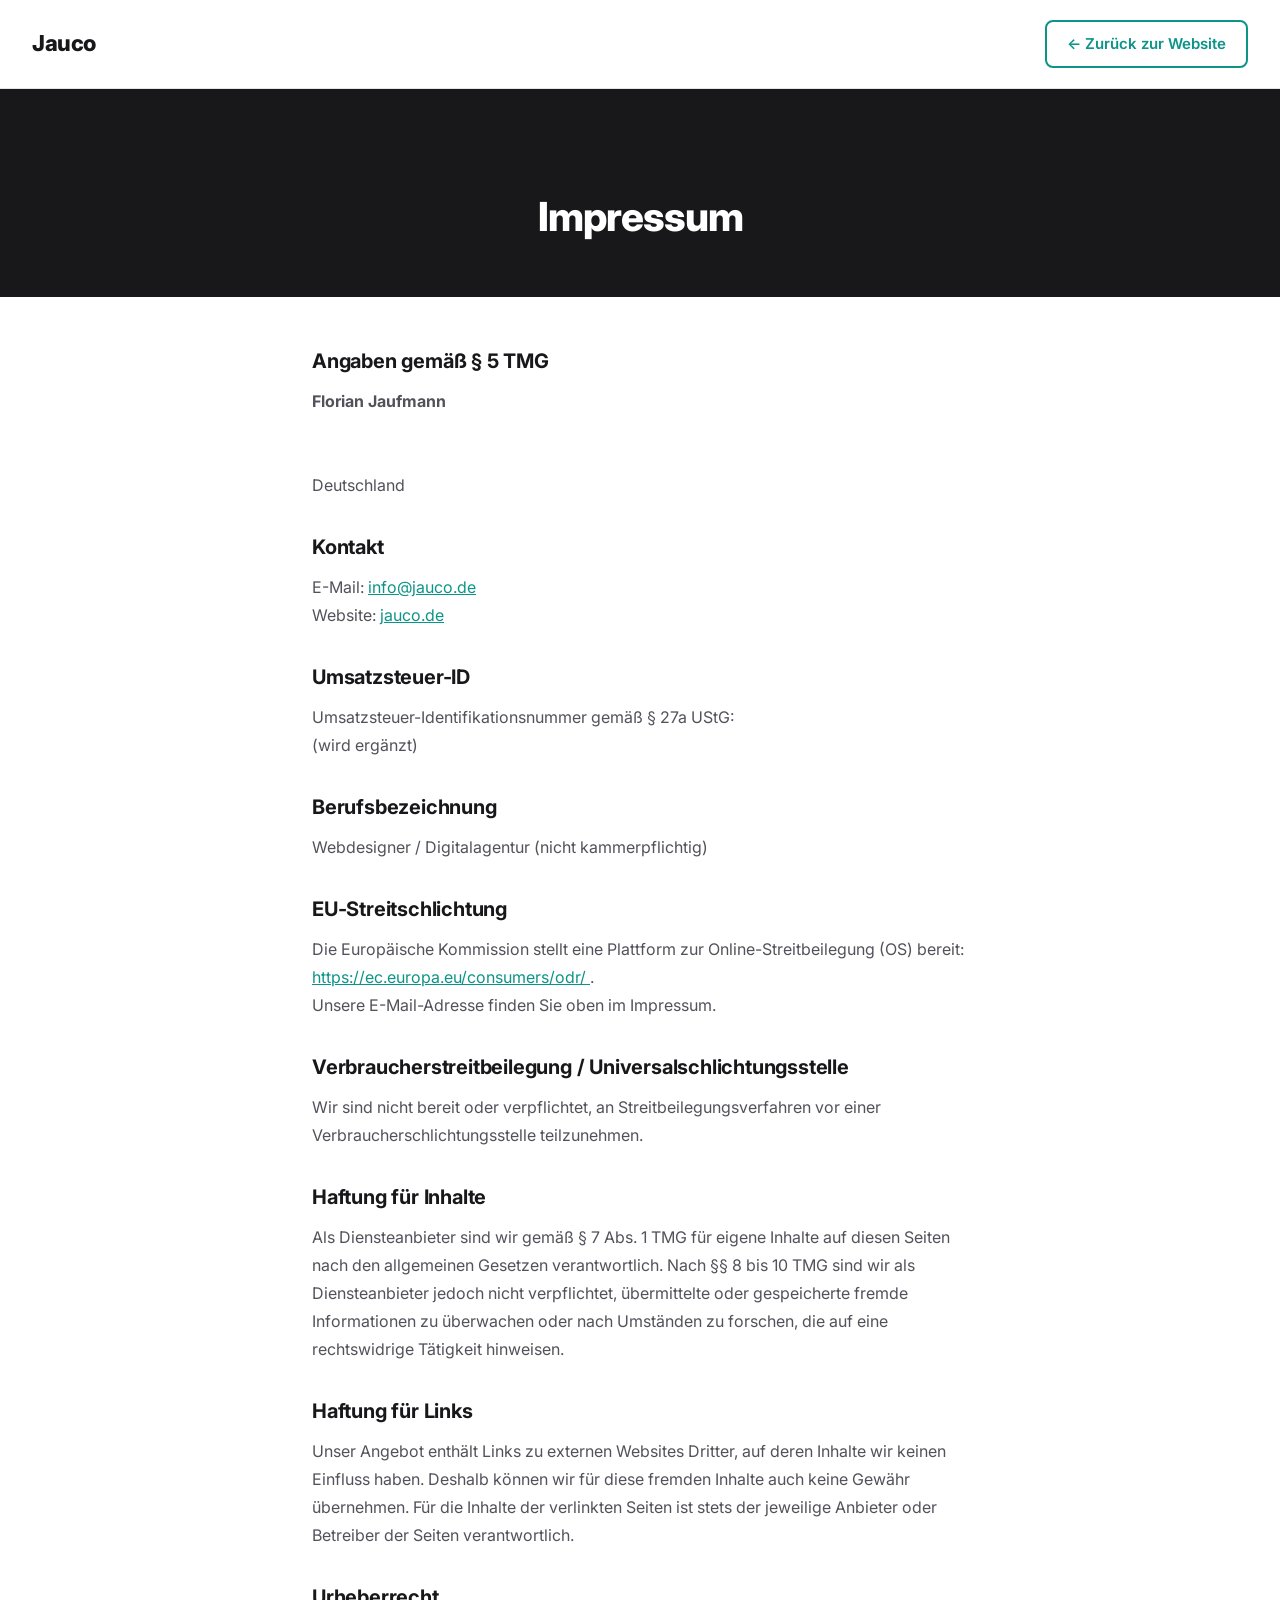
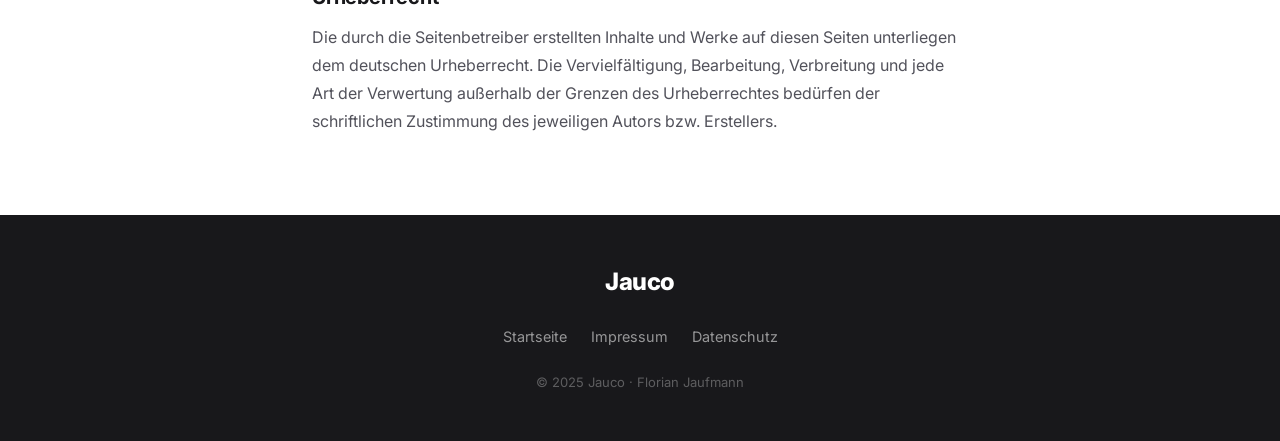
<file: impressum.html>
<!DOCTYPE html>
<html lang="de">
<head>
    <meta charset="UTF-8">
    <meta name="viewport" content="width=device-width, initial-scale=1.0">
    <title>Impressum – Jauco</title>
    <meta name="robots" content="noindex">
    <link rel="icon" type="image/svg+xml" href="favicon.svg">
    <link rel="preconnect" href="https://fonts.googleapis.com">
    <link rel="preconnect" href="https://fonts.gstatic.com" crossorigin>
    <link href="https://fonts.googleapis.com/css2?family=Inter:wght@400;500;600;700;800&display=swap" rel="stylesheet">
    <link rel="stylesheet" href="styles.css">
</head>
<body>

    <nav class="page-nav">
        <a href="index.html" class="nav__logo">Jauco</a>
        <a href="index.html" class="btn btn--outline">← Zurück zur Website</a>
    </nav>

    <div class="page-header">
        <div class="container">
            <h1 class="page-header__title">Impressum</h1>
        </div>
    </div>

    <div class="page-content container">

        <h2>Angaben gemäß § 5 TMG</h2>
        <p>
            <strong>Florian Jaufmann</strong><br>
            <!-- TODO: Straße und Hausnummer ergänzen --><br>
            <!-- TODO: PLZ und Ort ergänzen --><br>
            Deutschland
        </p>

        <h2>Kontakt</h2>
        <p>
            E-Mail: <a href="mailto:info@jauco.de">info@jauco.de</a><br>
            Website: <a href="https://jauco.de">jauco.de</a>
        </p>

        <h2>Umsatzsteuer-ID</h2>
        <p>
            Umsatzsteuer-Identifikationsnummer gemäß § 27a UStG:<br>
            <!-- TODO: USt-ID oder Hinweis auf Kleinunternehmerregelung ergänzen -->
            (wird ergänzt)
        </p>

        <h2>Berufsbezeichnung</h2>
        <p>
            Webdesigner / Digitalagentur (nicht kammerpflichtig)
        </p>

        <h2>EU-Streitschlichtung</h2>
        <p>
            Die Europäische Kommission stellt eine Plattform zur Online-Streitbeilegung (OS) bereit:
            <a href="https://ec.europa.eu/consumers/odr/" target="_blank" rel="noopener">
                https://ec.europa.eu/consumers/odr/
            </a>.<br>
            Unsere E-Mail-Adresse finden Sie oben im Impressum.
        </p>

        <h2>Verbraucherstreitbeilegung / Universalschlichtungsstelle</h2>
        <p>
            Wir sind nicht bereit oder verpflichtet, an Streitbeilegungsverfahren vor einer
            Verbraucherschlichtungsstelle teilzunehmen.
        </p>

        <h2>Haftung für Inhalte</h2>
        <p>
            Als Diensteanbieter sind wir gemäß § 7 Abs. 1 TMG für eigene Inhalte auf diesen Seiten
            nach den allgemeinen Gesetzen verantwortlich. Nach §§ 8 bis 10 TMG sind wir als
            Diensteanbieter jedoch nicht verpflichtet, übermittelte oder gespeicherte fremde
            Informationen zu überwachen oder nach Umständen zu forschen, die auf eine rechtswidrige
            Tätigkeit hinweisen.
        </p>

        <h2>Haftung für Links</h2>
        <p>
            Unser Angebot enthält Links zu externen Websites Dritter, auf deren Inhalte wir keinen
            Einfluss haben. Deshalb können wir für diese fremden Inhalte auch keine Gewähr übernehmen.
            Für die Inhalte der verlinkten Seiten ist stets der jeweilige Anbieter oder Betreiber der
            Seiten verantwortlich.
        </p>

        <h2>Urheberrecht</h2>
        <p>
            Die durch die Seitenbetreiber erstellten Inhalte und Werke auf diesen Seiten unterliegen
            dem deutschen Urheberrecht. Die Vervielfältigung, Bearbeitung, Verbreitung und jede Art
            der Verwertung außerhalb der Grenzen des Urheberrechtes bedürfen der schriftlichen
            Zustimmung des jeweiligen Autors bzw. Erstellers.
        </p>

    </div>

    <footer class="footer">
        <div class="container footer__inner">
            <a href="index.html" class="footer__logo">Jauco</a>
            <nav class="footer__links">
                <a href="index.html" class="footer__link">Startseite</a>
                <a href="impressum.html" class="footer__link">Impressum</a>
                <a href="datenschutz.html" class="footer__link">Datenschutz</a>
            </nav>
            <p class="footer__copy">&copy; 2025 Jauco &middot; Florian Jaufmann</p>
        </div>
    </footer>

</body>
</html>
</file>
<file: styles.css>
/* ============================================================
   JAUCO – Main Stylesheet
   ============================================================ */

/* ---- Custom Properties ---- */
:root {
    --primary:        #0D9488;
    --primary-dark:   #0F766E;
    --primary-light:  #F0FDFA;

    --dark:    #18181B;
    --dark-2:  #27272A;
    --dark-3:  #52525B;

    --gray-600: #52525B;
    --gray-400: #A1A1AA;
    --gray-200: #E4E4E7;
    --gray-100: #F4F4F5;
    --gray-50:  #FAFAFA;

    --white:   #FFFFFF;
    --success: #10B981;

    --font: 'Inter', system-ui, -apple-system, sans-serif;

    --radius-sm: 8px;
    --radius-md: 12px;
    --radius-lg: 20px;

    --shadow-sm: 0 1px 3px rgba(0,0,0,.08), 0 1px 2px rgba(0,0,0,.04);
    --shadow-md: 0 4px 12px rgba(0,0,0,.08), 0 2px 4px rgba(0,0,0,.04);
    --shadow-lg: 0 10px 30px rgba(0,0,0,.12);
    --shadow-xl: 0 25px 50px rgba(0,0,0,.18);

    --ease: cubic-bezier(.4, 0, .2, 1);
}

/* ---- Reset ---- */
*, *::before, *::after { box-sizing: border-box; margin: 0; padding: 0; }
html { scroll-behavior: smooth; scroll-padding-top: 80px; }
body {
    font-family: var(--font);
    font-size: 1rem;
    line-height: 1.6;
    color: var(--dark);
    background: var(--white);
    -webkit-font-smoothing: antialiased;
}
img, svg { display: block; max-width: 100%; }
a { color: inherit; text-decoration: none; }
ul { list-style: none; }
button { cursor: pointer; border: none; background: none; font: inherit; }

/* ---- Layout ---- */
.container {
    width: 100%;
    max-width: 1200px;
    margin-inline: auto;
    padding-inline: clamp(1rem, 5vw, 2rem);
}

/* ---- Buttons ---- */
.btn {
    display: inline-flex;
    align-items: center;
    gap: .5rem;
    padding: .625rem 1.25rem;
    border-radius: var(--radius-sm);
    font-weight: 600;
    font-size: .9375rem;
    transition: all .2s var(--ease);
    white-space: nowrap;
    border: 2px solid transparent;
}
.btn--primary {
    background: var(--primary);
    color: var(--white);
}
.btn--primary:hover {
    background: var(--primary-dark);
    transform: translateY(-1px);
    box-shadow: 0 4px 12px rgba(13,148,136,.35);
}
.btn--ghost {
    background: transparent;
    color: var(--white);
    border-color: rgba(255,255,255,.35);
}
.btn--ghost:hover {
    background: rgba(255,255,255,.1);
    border-color: rgba(255,255,255,.6);
}
.btn--outline {
    background: transparent;
    color: var(--primary);
    border-color: var(--primary);
}
.btn--outline:hover {
    background: var(--primary-light);
}
.btn--lg { padding: .875rem 1.75rem; font-size: 1rem; }
.btn--full { width: 100%; justify-content: center; }

/* ============================================================
   NAVIGATION
   ============================================================ */
.header {
    position: fixed;
    top: 0; left: 0; right: 0;
    z-index: 100;
    transition: background .3s var(--ease), box-shadow .3s var(--ease);
}
.header.scrolled {
    background: rgba(255,255,255,.95);
    backdrop-filter: blur(12px);
    box-shadow: 0 1px 0 var(--gray-200);
}
.nav {
    display: flex;
    align-items: center;
    gap: 2rem;
    height: 72px;
}
.nav__logo {
    font-size: 1.5rem;
    font-weight: 800;
    color: var(--white);
    letter-spacing: -.02em;
    transition: color .2s;
}
.header.scrolled .nav__logo { color: var(--dark); }
.nav__links {
    display: flex;
    gap: 1.75rem;
    margin-left: auto;
}
.nav__link {
    font-weight: 500;
    color: rgba(255,255,255,.85);
    transition: color .2s;
}
.nav__link:hover { color: var(--white); }
.header.scrolled .nav__link { color: var(--gray-600); }
.header.scrolled .nav__link:hover { color: var(--primary); }
.nav__cta { margin-left: auto; }
.header:not(.scrolled) .nav__cta {
    border-color: rgba(255,255,255,.5);
    background: transparent;
    color: var(--white);
}
.header:not(.scrolled) .nav__cta:hover {
    background: var(--white);
    color: var(--primary);
}

/* Burger */
.nav__burger {
    display: none;
    flex-direction: column;
    gap: 5px;
    padding: 6px;
    margin-left: auto;
}
.nav__burger span {
    display: block;
    width: 22px;
    height: 2px;
    background: var(--white);
    border-radius: 2px;
    transition: all .25s var(--ease);
}
.header.scrolled .nav__burger span { background: var(--dark); }
.nav__burger.open span:nth-child(1) { transform: translateY(7px) rotate(45deg); }
.nav__burger.open span:nth-child(2) { opacity: 0; }
.nav__burger.open span:nth-child(3) { transform: translateY(-7px) rotate(-45deg); }

/* Mobile Menu */
.mobile-menu {
    position: fixed;
    top: 72px; left: 0; right: 0;
    background: var(--white);
    padding: 1.5rem;
    box-shadow: var(--shadow-lg);
    z-index: 99;
    display: none;
    flex-direction: column;
    gap: 1.5rem;
}
.mobile-menu.open { display: flex; }
.mobile-menu__links { display: flex; flex-direction: column; gap: .25rem; }
.mobile-menu__link {
    display: block;
    padding: .75rem 1rem;
    font-weight: 500;
    color: var(--dark-2);
    border-radius: var(--radius-sm);
    transition: background .15s;
}
.mobile-menu__link:hover { background: var(--gray-50); color: var(--primary); }

/* ============================================================
   HERO
   ============================================================ */
.hero {
    position: relative;
    min-height: 100vh;
    display: flex;
    align-items: center;
    overflow: hidden;
    background: var(--dark);
    padding-top: 72px;
}
.hero__bg {
    position: absolute;
    inset: 0;
    background:
        radial-gradient(ellipse 80% 60% at 70% 50%, rgba(13,148,136,.2) 0%, transparent 60%),
        radial-gradient(ellipse 50% 40% at 20% 80%, rgba(52,211,153,.08) 0%, transparent 60%);
    pointer-events: none;
}
.hero__inner {
    position: relative;
    z-index: 1;
    display: grid;
    grid-template-columns: 1fr 1fr;
    gap: 4rem;
    align-items: center;
    padding-block: clamp(3rem, 8vw, 6rem);
}
.hero__content { max-width: 560px; }
.hero__badge {
    display: inline-block;
    padding: .375rem .875rem;
    background: rgba(13,148,136,.15);
    border: 1px solid rgba(13,148,136,.4);
    color: #5EEAD4;
    border-radius: 999px;
    font-size: .8125rem;
    font-weight: 500;
    letter-spacing: .02em;
    margin-bottom: 1.5rem;
}
.hero__title {
    font-size: clamp(2.5rem, 5vw, 3.75rem);
    font-weight: 800;
    line-height: 1.1;
    letter-spacing: -.03em;
    color: var(--white);
    margin-bottom: 1.25rem;
}
.hero__title-accent {
    background: linear-gradient(135deg, #2DD4BF, #34D399);
    -webkit-background-clip: text;
    -webkit-text-fill-color: transparent;
    background-clip: text;
}
.hero__subtitle {
    font-size: 1.125rem;
    color: rgba(255,255,255,.65);
    line-height: 1.7;
    margin-bottom: 2rem;
    max-width: 480px;
}
.hero__actions { display: flex; gap: 1rem; flex-wrap: wrap; }

/* Hero Visual */
.hero__visual {
    position: relative;
    display: flex;
    justify-content: flex-end;
}
.hero__browser {
    width: 100%;
    max-width: 460px;
    background: #27272A;
    border-radius: var(--radius-lg);
    overflow: hidden;
    box-shadow: var(--shadow-xl), 0 0 0 1px rgba(255,255,255,.06);
}
.hero__browser-bar {
    display: flex;
    align-items: center;
    gap: .5rem;
    padding: .75rem 1rem;
    background: #18181B;
    border-bottom: 1px solid rgba(255,255,255,.06);
}
.hero__dot {
    width: 11px; height: 11px;
    border-radius: 50%;
    flex-shrink: 0;
}
.hero__dot--red    { background: #FF5F57; }
.hero__dot--yellow { background: #FFBD2E; }
.hero__dot--green  { background: #28C840; }
.hero__url-bar {
    flex: 1;
    background: rgba(255,255,255,.07);
    border-radius: 4px;
    padding: .25rem .75rem;
    font-size: .75rem;
    color: rgba(255,255,255,.4);
    margin-inline: .5rem;
}
.hero__browser-body { padding: 1.25rem; display: flex; flex-direction: column; gap: 1rem; }
.hero__mock-hero {
    height: 100px;
    background: linear-gradient(135deg, #0D9488, #34D399);
    border-radius: var(--radius-sm);
    opacity: .8;
}
.hero__mock-row { display: grid; grid-template-columns: repeat(3, 1fr); gap: .5rem; }
.hero__mock-card {
    height: 56px;
    background: rgba(255,255,255,.06);
    border-radius: var(--radius-sm);
}
.hero__mock-text-block { display: flex; flex-direction: column; gap: .5rem; padding: .25rem 0; }
.hero__mock-line {
    height: 8px;
    background: rgba(255,255,255,.1);
    border-radius: 4px;
}
.hero__mock-line--wide   { width: 100%; }
.hero__mock-line--medium { width: 75%; }
.hero__mock-line--short  { width: 50%; }

/* Floating stat cards */
.hero__stat {
    position: absolute;
    background: var(--white);
    border-radius: var(--radius-md);
    padding: .75rem 1.125rem;
    box-shadow: var(--shadow-xl);
    display: flex;
    flex-direction: column;
    gap: .125rem;
}
.hero__stat--1 { bottom: 1.5rem; left: -1.5rem; }
.hero__stat--2 { top: 1.5rem;   left: -1.5rem; }
.hero__stat-num {
    font-size: 1.125rem;
    font-weight: 800;
    color: var(--primary);
    line-height: 1;
}
.hero__stat-label {
    font-size: .75rem;
    color: var(--gray-600);
    font-weight: 500;
}

/* ============================================================
   SECTIONS (shared)
   ============================================================ */
.section {
    padding-block: clamp(4rem, 8vw, 6rem);
}
.section--dark  { background: var(--dark-2); }
.section--gray  { background: var(--gray-50); }

.section__header {
    text-align: center;
    margin-bottom: clamp(2.5rem, 5vw, 4rem);
}
.section__tag {
    display: inline-block;
    padding: .3rem .875rem;
    background: var(--primary-light);
    color: var(--primary);
    border-radius: 999px;
    font-size: .8125rem;
    font-weight: 600;
    letter-spacing: .04em;
    text-transform: uppercase;
    margin-bottom: 1rem;
}
.section__tag--light {
    background: rgba(255,255,255,.1);
    color: rgba(255,255,255,.7);
}
.section__title {
    font-size: clamp(1.75rem, 3.5vw, 2.5rem);
    font-weight: 800;
    letter-spacing: -.025em;
    line-height: 1.15;
    color: var(--dark);
}
.section__title--light { color: var(--white); }
.section__subtitle {
    margin-top: .875rem;
    font-size: 1.0625rem;
    color: var(--gray-600);
    max-width: 520px;
    margin-inline: auto;
    line-height: 1.7;
}
.section__subtitle--light { color: rgba(255,255,255,.6); }

/* ============================================================
   SERVICES
   ============================================================ */
.services__grid {
    display: grid;
    grid-template-columns: repeat(3, 1fr);
    gap: 1.5rem;
    align-items: start;
}
.service-card {
    background: var(--white);
    border: 1px solid var(--gray-200);
    border-radius: var(--radius-lg);
    padding: 2rem;
    transition: transform .25s var(--ease), box-shadow .25s var(--ease);
    position: relative;
    overflow: hidden;
}
.service-card:hover {
    transform: translateY(-4px);
    box-shadow: var(--shadow-lg);
}
.service-card--featured {
    background: var(--primary);
    border-color: var(--primary);
    color: var(--white);
    transform: scale(1.02);
}
.service-card--featured:hover { transform: scale(1.02) translateY(-4px); }
.service-card__badge {
    position: absolute;
    top: 1rem; right: 1rem;
    background: rgba(255,255,255,.2);
    color: var(--white);
    font-size: .75rem;
    font-weight: 700;
    padding: .25rem .625rem;
    border-radius: 999px;
    letter-spacing: .04em;
    text-transform: uppercase;
}
.service-card__icon {
    width: 52px; height: 52px;
    background: var(--icon-bg, var(--primary-light));
    color: var(--icon-color, var(--primary));
    border-radius: var(--radius-sm);
    display: flex;
    align-items: center;
    justify-content: center;
    margin-bottom: 1.25rem;
}
.service-card__icon svg { width: 24px; height: 24px; }
.service-card__title {
    font-size: 1.25rem;
    font-weight: 700;
    margin-bottom: .625rem;
    letter-spacing: -.01em;
}
.service-card__text {
    font-size: .9375rem;
    color: var(--gray-600);
    line-height: 1.65;
    margin-bottom: 1.25rem;
}
.service-card--featured .service-card__text { color: rgba(255,255,255,.75); }
.service-card__list {
    display: flex;
    flex-direction: column;
    gap: .5rem;
    margin-bottom: 1.5rem;
}
.service-card__list li {
    display: flex;
    align-items: center;
    gap: .5rem;
    font-size: .9rem;
    color: var(--dark-3);
}
.service-card--featured .service-card__list li { color: rgba(255,255,255,.85); }
.service-card__list li::before {
    content: '';
    width: 6px; height: 6px;
    border-radius: 50%;
    background: var(--primary);
    flex-shrink: 0;
}
.service-card--featured .service-card__list li::before { background: rgba(255,255,255,.6); }
.service-card__footer {
    border-top: 1px solid var(--gray-200);
    padding-top: 1.25rem;
    display: flex;
    flex-direction: column;
    gap: .75rem;
}
.service-card--featured .service-card__footer { border-color: rgba(255,255,255,.2); }
.service-card__price {
    font-size: .875rem;
    color: var(--gray-400);
    font-weight: 500;
}
.service-card--featured .service-card__price { color: rgba(255,255,255,.6); }
.service-card__cta {
    font-size: .9375rem;
    font-weight: 600;
    color: var(--primary);
    transition: letter-spacing .2s;
}
.service-card__cta:hover { letter-spacing: .02em; }
.service-card__cta--light { color: rgba(255,255,255,.9); }

/* ============================================================
   PROCESS STEPS
   ============================================================ */
.steps {
    display: grid;
    grid-template-columns: 1fr auto 1fr auto 1fr;
    align-items: start;
    gap: 1rem;
}
.step {
    background: rgba(255,255,255,.05);
    border: 1px solid rgba(255,255,255,.08);
    border-radius: var(--radius-lg);
    padding: 2rem;
    text-align: center;
}
.step__number {
    display: inline-flex;
    align-items: center;
    justify-content: center;
    width: 52px; height: 52px;
    background: var(--primary);
    color: var(--white);
    border-radius: 50%;
    font-size: 1.125rem;
    font-weight: 800;
    margin-bottom: 1.25rem;
    letter-spacing: -.02em;
}
.step__title {
    font-size: 1.125rem;
    font-weight: 700;
    color: var(--white);
    margin-bottom: .625rem;
}
.step__text {
    font-size: .9rem;
    color: rgba(255,255,255,.55);
    line-height: 1.65;
}
.step__arrow {
    display: flex;
    align-items: center;
    padding-top: 2.25rem;
    color: rgba(255,255,255,.25);
}
.step__arrow svg { width: 28px; height: 28px; }

/* ============================================================
   PORTFOLIO
   ============================================================ */
.portfolio__grid {
    display: grid;
    grid-template-columns: repeat(3, 1fr);
    gap: 1.5rem;
}
.portfolio-card {
    background: var(--white);
    border: 1px solid var(--gray-200);
    border-radius: var(--radius-lg);
    overflow: hidden;
    transition: transform .25s var(--ease), box-shadow .25s var(--ease);
}
.portfolio-card:hover {
    transform: translateY(-4px);
    box-shadow: var(--shadow-lg);
}
.portfolio-card__image {
    position: relative;
    height: 200px;
    display: flex;
    align-items: flex-start;
    justify-content: flex-end;
    padding: .875rem;
    overflow: hidden;
}
.portfolio-card__image--1 { background: linear-gradient(135deg, #1E3A5F, #2563EB); }
.portfolio-card__image--2 { background: linear-gradient(135deg, #4F46E5, #7C3AED); }
.portfolio-card__image--3 { background: linear-gradient(135deg, #B45309, #D97706); }
.portfolio-card__demo {
    background: rgba(0,0,0,.35);
    color: rgba(255,255,255,.8);
    font-size: .75rem;
    font-weight: 600;
    padding: .2rem .625rem;
    border-radius: 999px;
    letter-spacing: .05em;
    text-transform: uppercase;
    z-index: 1;
}
.portfolio-card__mock {
    position: absolute;
    bottom: 0; left: 50%;
    transform: translateX(-50%);
    width: 70%;
    background: var(--white);
    border-radius: 8px 8px 0 0;
    overflow: hidden;
    box-shadow: 0 -4px 20px rgba(0,0,0,.3);
}
.portfolio-card__mock-bar {
    height: 20px;
    background: #27272A;
}
.portfolio-card__mock-hero {
    height: 50px;
    background: var(--gray-200);
}
.portfolio-card__mock-lines {
    padding: .5rem .625rem;
    display: flex;
    flex-direction: column;
    gap: .3rem;
}
.portfolio-card__mock-lines div {
    height: 6px;
    background: var(--gray-100);
    border-radius: 3px;
}
.portfolio-card__mock-lines div:nth-child(2) { width: 75%; }
.portfolio-card__mock-lines div:nth-child(3) { width: 55%; }
.portfolio-card__content { padding: 1.5rem; }
.portfolio-card__tag {
    display: inline-block;
    padding: .2rem .625rem;
    background: var(--primary-light);
    color: var(--primary);
    border-radius: 999px;
    font-size: .75rem;
    font-weight: 600;
    margin-bottom: .625rem;
    text-transform: uppercase;
    letter-spacing: .04em;
}
.portfolio-card__title {
    font-size: 1.125rem;
    font-weight: 700;
    color: var(--dark);
    margin-bottom: .5rem;
    letter-spacing: -.01em;
}
.portfolio-card__text {
    font-size: .9rem;
    color: var(--gray-600);
    line-height: 1.6;
}

/* ============================================================
   CONTACT
   ============================================================ */
.contact__wrapper {
    display: grid;
    grid-template-columns: 1fr 2fr;
    gap: 3rem;
    align-items: start;
}
.contact__info {
    display: flex;
    flex-direction: column;
    gap: 1.5rem;
}
.contact__item {
    display: flex;
    gap: 1rem;
    align-items: flex-start;
}
.contact__icon {
    width: 44px; height: 44px;
    background: var(--primary-light);
    color: var(--primary);
    border-radius: var(--radius-sm);
    display: flex;
    align-items: center;
    justify-content: center;
    flex-shrink: 0;
}
.contact__icon svg { width: 20px; height: 20px; }
.contact__label {
    font-size: .8125rem;
    color: var(--gray-400);
    font-weight: 500;
    text-transform: uppercase;
    letter-spacing: .06em;
    margin-bottom: .2rem;
}
.contact__value {
    font-size: 1rem;
    font-weight: 600;
    color: var(--dark);
    transition: color .2s;
}
a.contact__value:hover { color: var(--primary); }
.contact__note {
    background: var(--primary-light);
    border-left: 3px solid var(--primary);
    border-radius: 0 var(--radius-sm) var(--radius-sm) 0;
    padding: 1rem 1.125rem;
    font-size: .9rem;
    color: var(--dark-3);
    line-height: 1.6;
}
.contact__note strong { color: var(--primary); }

/* Form */
.contact__form {
    background: var(--white);
    border: 1px solid var(--gray-200);
    border-radius: var(--radius-lg);
    padding: 2rem;
    display: flex;
    flex-direction: column;
    gap: 1.125rem;
}
.form__row {
    display: grid;
    grid-template-columns: 1fr 1fr;
    gap: 1rem;
}
.form__group { display: flex; flex-direction: column; gap: .375rem; }
.form__label {
    font-size: .875rem;
    font-weight: 600;
    color: var(--dark-2);
}
.form__input {
    padding: .75rem 1rem;
    border: 1.5px solid var(--gray-200);
    border-radius: var(--radius-sm);
    font-family: var(--font);
    font-size: .9375rem;
    color: var(--dark);
    background: var(--white);
    transition: border-color .2s, box-shadow .2s;
    width: 100%;
}
.form__input:focus {
    outline: none;
    border-color: var(--primary);
    box-shadow: 0 0 0 3px rgba(13,148,136,.12);
}
.form__input::placeholder { color: var(--gray-400); }
.form__select { appearance: none; cursor: pointer; }
.form__textarea {
    resize: vertical;
    min-height: 120px;
    line-height: 1.6;
}
.form__group--checkbox {
    flex-direction: row;
    align-items: flex-start;
    gap: .625rem;
}
.form__group--checkbox input[type="checkbox"] {
    width: 18px; height: 18px;
    flex-shrink: 0;
    margin-top: .125rem;
    accent-color: var(--primary);
    cursor: pointer;
}
.form__label-checkbox {
    font-size: .875rem;
    color: var(--gray-600);
    line-height: 1.5;
    cursor: pointer;
}
.form__link { color: var(--primary); font-weight: 600; text-decoration: underline; }
.form__success {
    display: none;
    align-items: center;
    gap: .75rem;
    background: #F0FDF4;
    border: 1.5px solid #A7F3D0;
    color: #065F46;
    border-radius: var(--radius-sm);
    padding: 1rem 1.25rem;
    font-weight: 600;
    font-size: .9375rem;
}

/* ============================================================
   FOOTER
   ============================================================ */
.footer {
    background: var(--dark);
    padding-block: 3rem;
}
.footer__inner {
    display: flex;
    flex-direction: column;
    align-items: center;
    gap: 1.5rem;
    text-align: center;
}
.footer__logo {
    font-size: 1.5rem;
    font-weight: 800;
    color: var(--white);
    letter-spacing: -.02em;
}
.footer__tagline {
    font-size: .9rem;
    color: rgba(255,255,255,.45);
    margin-top: .25rem;
}
.footer__links {
    display: flex;
    gap: 1.5rem;
    flex-wrap: wrap;
    justify-content: center;
}
.footer__link {
    font-size: .9rem;
    color: rgba(255,255,255,.55);
    transition: color .2s;
}
.footer__link:hover { color: var(--white); }
.footer__copy {
    font-size: .8125rem;
    color: rgba(255,255,255,.3);
}
.footer__copy a { color: rgba(255,255,255,.45); transition: color .2s; }
.footer__copy a:hover { color: var(--white); }

/* ============================================================
   ANIMATIONS
   ============================================================ */
.fade-in {
    opacity: 0;
    transform: translateY(24px);
    transition: opacity .55s var(--ease), transform .55s var(--ease);
}
.fade-in.visible {
    opacity: 1;
    transform: none;
}
.fade-in:nth-child(2) { transition-delay: .1s; }
.fade-in:nth-child(3) { transition-delay: .2s; }

/* ============================================================
   RESPONSIVE
   ============================================================ */

/* Tablet ≥ 768px */
@media (max-width: 1024px) {
    .services__grid { grid-template-columns: 1fr; max-width: 520px; margin-inline: auto; }
    .service-card--featured { transform: none; }
    .service-card--featured:hover { transform: translateY(-4px); }

    .steps {
        grid-template-columns: 1fr;
        max-width: 400px;
        margin-inline: auto;
    }
    .step__arrow { display: none; }

    .portfolio__grid { grid-template-columns: 1fr 1fr; }

    .contact__wrapper { grid-template-columns: 1fr; }
    .contact__info { flex-direction: row; flex-wrap: wrap; }
    .contact__item { flex: 1; min-width: 200px; }

    .hero__inner { grid-template-columns: 1fr; text-align: center; }
    .hero__content { max-width: 100%; }
    .hero__subtitle { margin-inline: auto; }
    .hero__actions { justify-content: center; }
    .hero__visual { display: none; }
}

/* Mobile ≤ 768px */
@media (max-width: 768px) {
    .nav__links, .nav__cta { display: none; }
    .nav__burger { display: flex; }

    .portfolio__grid { grid-template-columns: 1fr; }

    .form__row { grid-template-columns: 1fr; }

    .contact__info { flex-direction: column; }
}

@media (max-width: 480px) {
    .hero__actions { flex-direction: column; }
    .hero__actions .btn { width: 100%; justify-content: center; }
}

/* ============================================================
   SUB-PAGES (Impressum / Datenschutz)
   ============================================================ */
.page-header {
    background: var(--dark);
    padding: 6rem 0 3rem;
    text-align: center;
}
.page-header__title {
    font-size: clamp(1.75rem, 4vw, 2.5rem);
    font-weight: 800;
    color: var(--white);
    letter-spacing: -.025em;
}
.page-content {
    max-width: 720px;
    margin: 3rem auto 5rem;
    padding-inline: clamp(1rem, 5vw, 2rem);
}
.page-content h2 {
    font-size: 1.25rem;
    font-weight: 700;
    margin: 2rem 0 .625rem;
    color: var(--dark);
    letter-spacing: -.01em;
}
.page-content p, .page-content li {
    font-size: 1rem;
    color: var(--gray-600);
    line-height: 1.75;
}
.page-content ul { padding-left: 1.25rem; list-style: disc; margin: .5rem 0; }
.page-content a { color: var(--primary); text-decoration: underline; }
.back-link {
    display: inline-flex;
    align-items: center;
    gap: .375rem;
    color: var(--primary);
    font-weight: 600;
    font-size: .9375rem;
    margin-bottom: 2rem;
    transition: gap .2s;
}
.back-link:hover { gap: .625rem; }
.page-nav {
    padding: 1.25rem clamp(1rem, 5vw, 2rem);
    background: var(--white);
    border-bottom: 1px solid var(--gray-200);
    display: flex;
    align-items: center;
    justify-content: space-between;
}
.page-nav .nav__logo { color: var(--dark); font-size: 1.375rem; font-weight: 800; }
</file>
